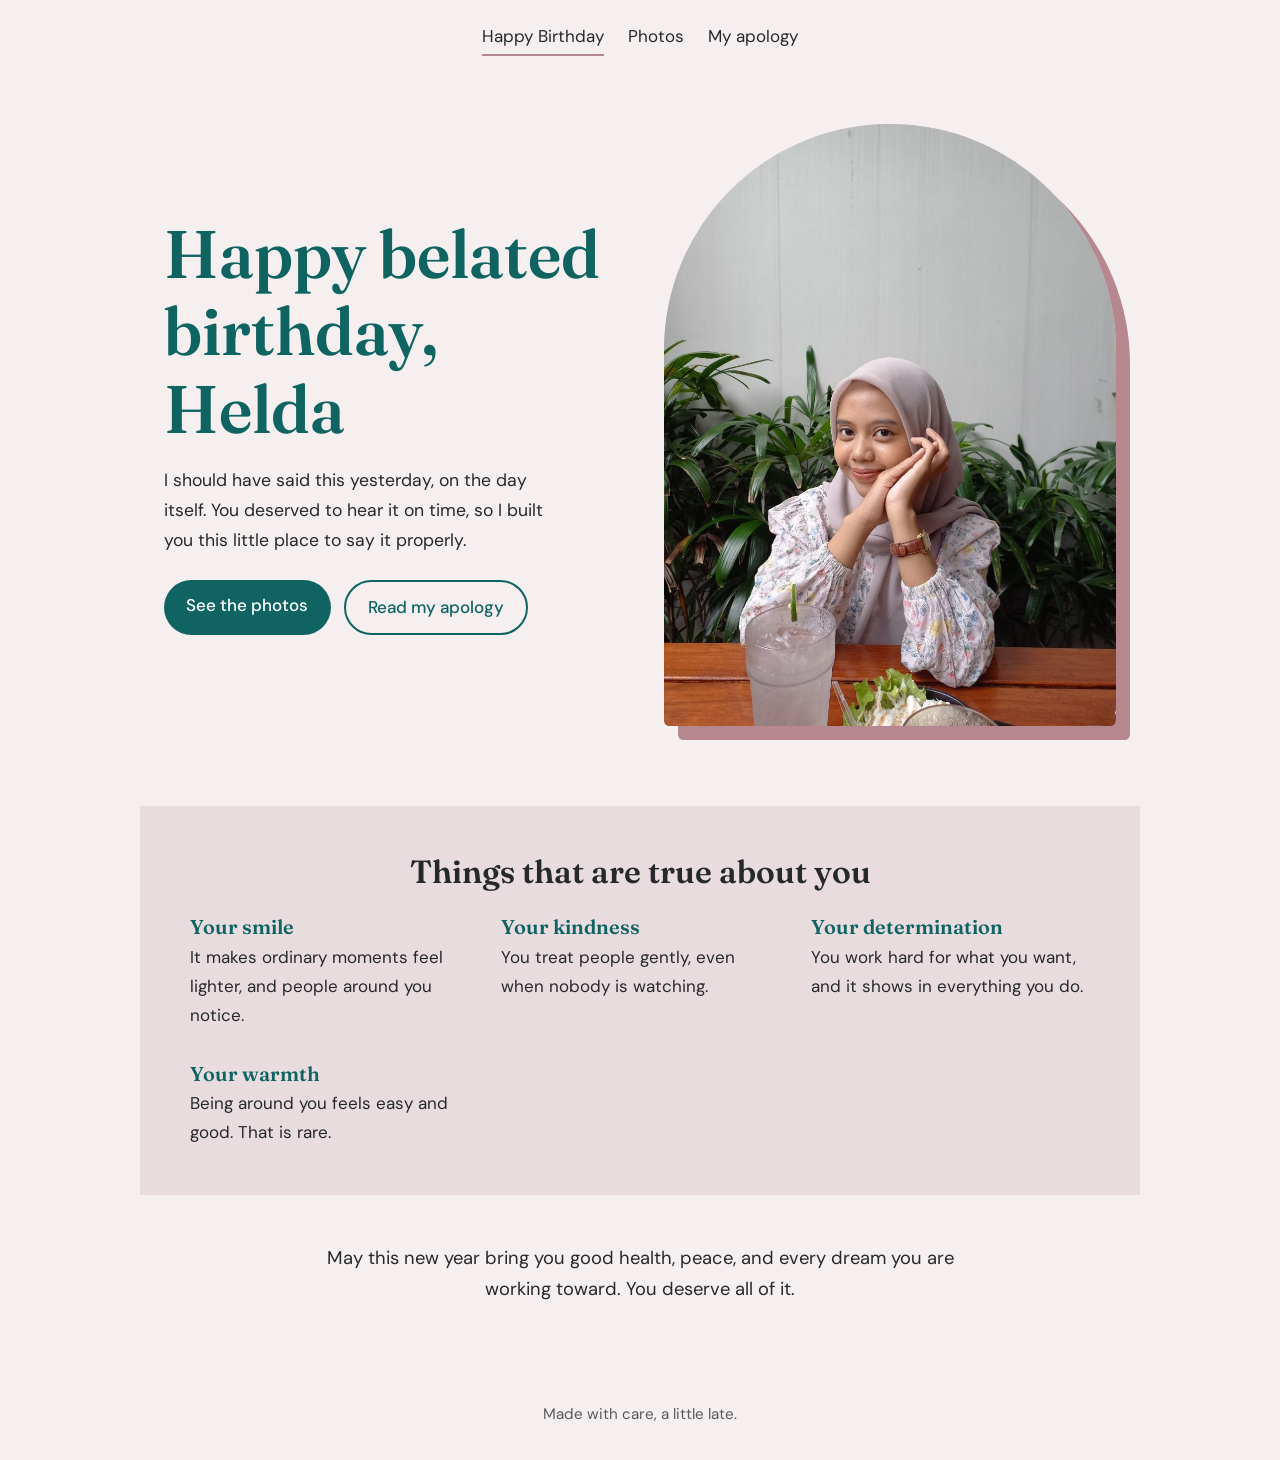
<file: index.html>
<!doctype html><html lang="en"><head><meta charset="utf-8"><meta name="viewport" content="width=device-width,initial-scale=1"><title>Happy Belated Birthday, Helda</title><link rel="preconnect" href="https://fonts.googleapis.com"><link rel="preconnect" href="https://fonts.gstatic.com" crossorigin><link href="https://fonts.googleapis.com/css2?family=DM+Sans:wght@400;500&family=Fraunces:ital,wght@0,600;1,400&display=swap" rel="stylesheet"><link rel="stylesheet" href="style.css"></head><body><nav><a href="index.html" aria-current="page">Happy Birthday</a><a href="memories.html">Photos</a><a href="sorry.html">My apology</a></nav><main><section class="hero"><div><h1>Happy belated birthday, Helda</h1><p>I should have said this yesterday, on the day itself. You deserved to hear it on time, so I built you this little place to say it properly.</p><div class="btns"><a class="btn" href="memories.html">See the photos</a><a class="btn alt" href="sorry.html">Read my apology</a></div></div><div class="arch"><img src="img/p3.jpg" alt="Smiling with hands under her chin, surrounded by green plants"></div></section><section class="band"><h2>Things that are true about you</h2><div class="qual"><div><h3>Your smile</h3><p>It makes ordinary moments feel lighter, and people around you notice.</p></div><div><h3>Your kindness</h3><p>You treat people gently, even when nobody is watching.</p></div><div><h3>Your determination</h3><p>You work hard for what you want, and it shows in everything you do.</p></div><div><h3>Your warmth</h3><p>Being around you feels easy and good. That is rare.</p></div></div></section><p style="text-align:center;max-width:52ch;margin:0 auto;font-size:1.15rem">May this new year bring you good health, peace, and every dream you are working toward. You deserve all of it.</p></main><footer>Made with care, a little late.</footer></body></html>
</file>
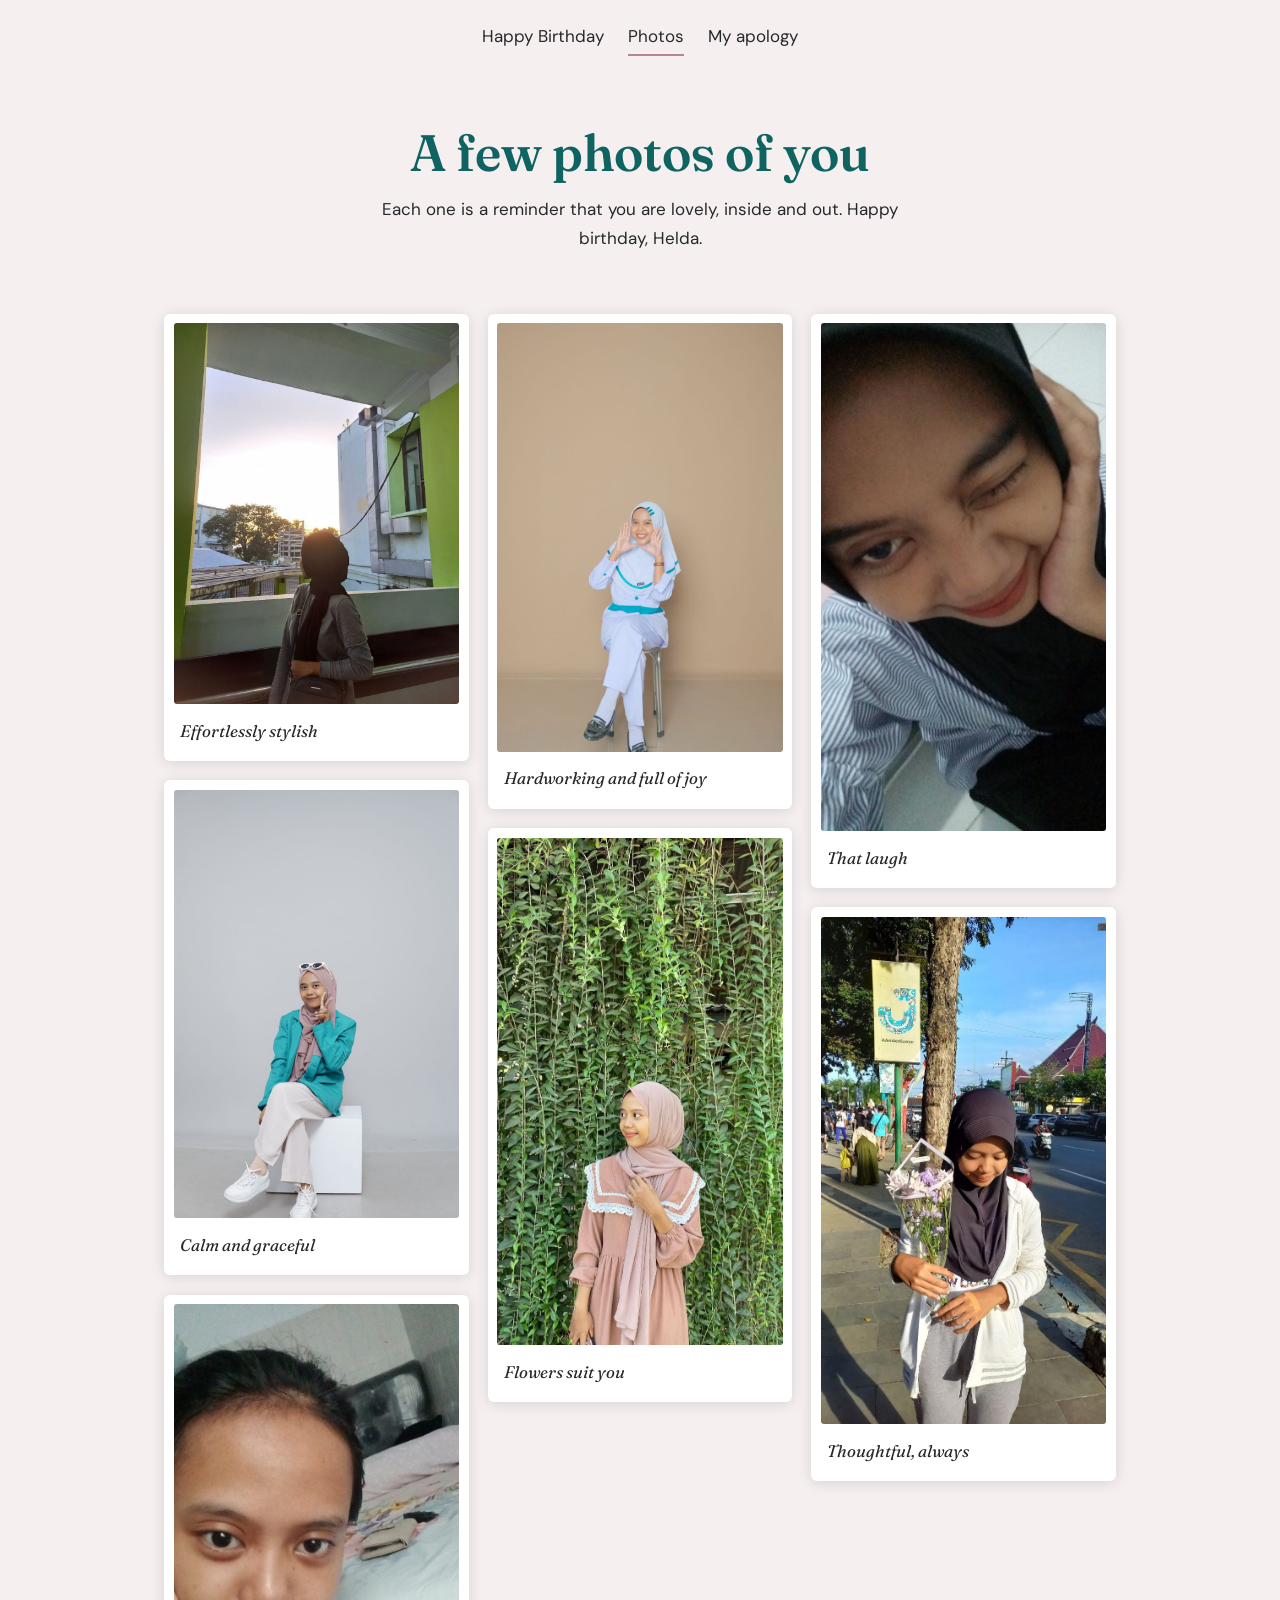
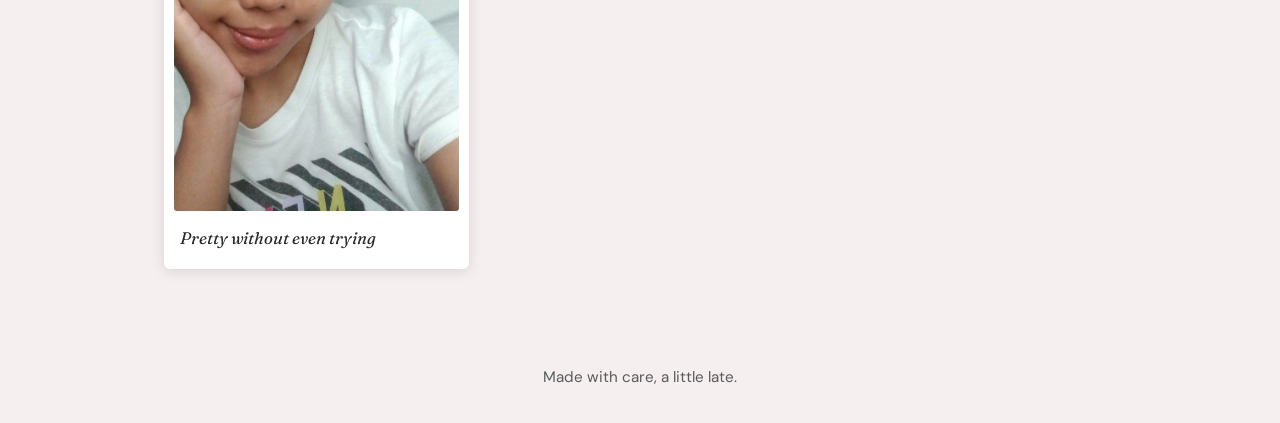
<file: memories.html>
<!doctype html><html lang="en"><head><meta charset="utf-8"><meta name="viewport" content="width=device-width,initial-scale=1"><title>Photos of You</title><link rel="preconnect" href="https://fonts.googleapis.com"><link rel="preconnect" href="https://fonts.gstatic.com" crossorigin><link href="https://fonts.googleapis.com/css2?family=DM+Sans:wght@400;500&family=Fraunces:ital,wght@0,600;1,400&display=swap" rel="stylesheet"><link rel="stylesheet" href="style.css"></head><body><nav><a href="index.html">Happy Birthday</a><a href="memories.html" aria-current="page">Photos</a><a href="sorry.html">My apology</a></nav><main><div class="page-title"><h1>A few photos of you</h1><p>Each one is a reminder that you are lovely, inside and out. Happy birthday, Helda.</p></div><div class="gallery"><figure><img src="img/p8.jpg" alt="Teal blazer and sunglasses on her hijab" loading="lazy"><figcaption>Effortlessly stylish</figcaption></figure><figure><img src="img/p5.jpg" alt="In a dusty rose dress against leafy vines" loading="lazy"><figcaption>Calm and graceful</figcaption></figure><figure><img src="img/p1.jpg" alt="Casual selfie with a gentle smile" loading="lazy"><figcaption>Pretty without even trying</figcaption></figure><figure><img src="img/p2.jpg" alt="In uniform, sitting and smiling" loading="lazy"><figcaption>Hardworking and full of joy</figcaption></figure><figure><img src="img/p6.jpg" alt="Holding a small bouquet of flowers outdoors" loading="lazy"><figcaption>Flowers suit you</figcaption></figure><figure><img src="img/p4.jpg" alt="Laughing selfie with her hand on her cheek" loading="lazy"><figcaption>That laugh</figcaption></figure><figure><img src="img/p7.jpg" alt="Looking out at the sunset from a balcony" loading="lazy"><figcaption>Thoughtful, always</figcaption></figure></div></main><footer>Made with care, a little late.</footer></body></html>
</file>
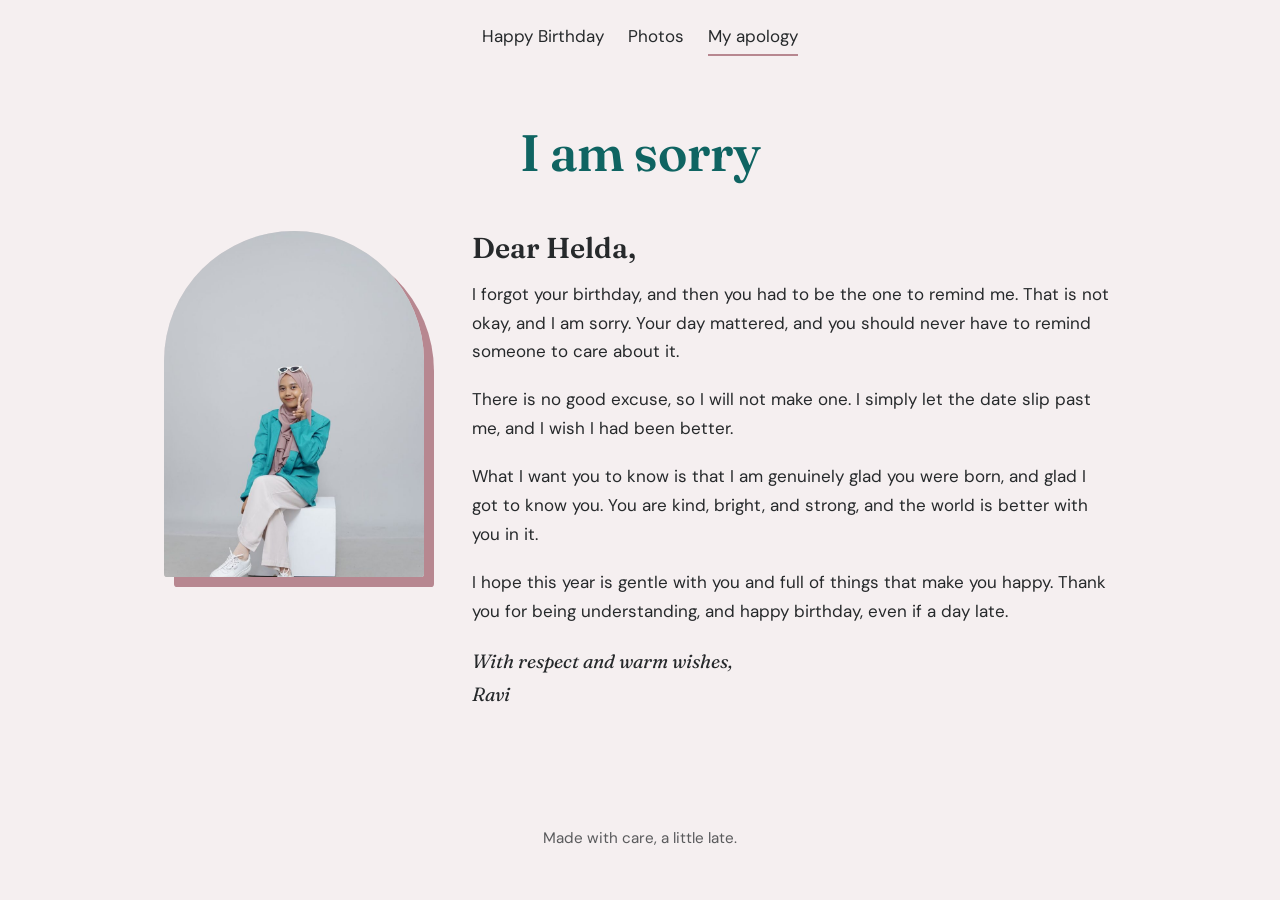
<file: sorry.html>
<!doctype html><html lang="en"><head><meta charset="utf-8"><meta name="viewport" content="width=device-width,initial-scale=1"><title>I am sorry</title><link rel="preconnect" href="https://fonts.googleapis.com"><link rel="preconnect" href="https://fonts.gstatic.com" crossorigin><link href="https://fonts.googleapis.com/css2?family=DM+Sans:wght@400;500&family=Fraunces:ital,wght@0,600;1,400&display=swap" rel="stylesheet"><link rel="stylesheet" href="style.css"></head><body><nav><a href="index.html">Happy Birthday</a><a href="memories.html">Photos</a><a href="sorry.html" aria-current="page">My apology</a></nav><main><div class="page-title"><h1>I am sorry</h1></div><div class="letter"><div class="arch"><img src="img/p5.jpg" alt="Smiling to the side among green vines"></div><div><h2>Dear Helda,</h2><p>I forgot your birthday, and then you had to be the one to remind me. That is not okay, and I am sorry. Your day mattered, and you should never have to remind someone to care about it.</p><p>There is no good excuse, so I will not make one. I simply let the date slip past me, and I wish I had been better.</p><p>What I want you to know is that I am genuinely glad you were born, and glad I got to know you. You are kind, bright, and strong, and the world is better with you in it.</p><p>I hope this year is gentle with you and full of things that make you happy. Thank you for being understanding, and happy birthday, even if a day late.</p><p class="sign">With respect and warm wishes,<br>Ravi</p></div></div></main><footer>Made with care, a little late.</footer></body></html>
</file>
<file: style.css>
:root{--bg:#f5eff0;--ink:#26292b;--teal:#0f6462;--mauve:#b78790;--soft:#e9dcdf;--card:#fff}
@media(prefers-color-scheme:dark){:root{--bg:#171c1d;--ink:#eee7e8;--teal:#5cc2bd;--mauve:#d3a2ab;--soft:#263032;--card:#1f2729}}
*{box-sizing:border-box;margin:0}
body{background:var(--bg);color:var(--ink);font:17px/1.7 "DM Sans",system-ui,sans-serif}
h1,h2,h3{font-family:"Fraunces",Georgia,serif;font-weight:600;line-height:1.15}
a{color:var(--teal)}
nav{display:flex;gap:1.5rem;justify-content:center;padding:1.2rem;flex-wrap:wrap}
nav a{text-decoration:none;color:var(--ink);padding:.2rem 0;border-bottom:2px solid transparent}
nav a[aria-current],nav a:hover{border-color:var(--mauve)}
a:focus-visible{outline:3px solid var(--teal);outline-offset:3px}
main{max-width:1000px;margin:0 auto;padding:1rem 1.5rem 4rem}
.hero{display:grid;grid-template-columns:1fr 1fr;gap:3rem;align-items:center;padding:2rem 0}
.hero h1{font-size:clamp(2.4rem,6vw,4.2rem);color:var(--teal)}
.hero p{margin:1.2rem 0;max-width:34ch;font-size:1.1rem}
.arch{border-radius:999px 999px 24px 24px;overflow:hidden;aspect-ratio:3/4;background:var(--soft);box-shadow:14px 14px 0 var(--mauve)}
.arch img{width:100%;height:100%;object-fit:cover;display:block}
.btns{display:flex;gap:.8rem;flex-wrap:wrap;margin-top:1.5rem}
.btn{display:inline-block;padding:.7rem 1.4rem;border-radius:99px;background:var(--teal);color:#fff;text-decoration:none;font-weight:500}
.btn.alt{background:transparent;color:var(--teal);border:2px solid var(--teal)}
.band{background:var(--soft);margin:3rem -1.5rem;padding:3rem 1.5rem}
.band h2{font-size:2rem;margin-bottom:1.5rem;text-align:center}
.qual{display:grid;grid-template-columns:repeat(auto-fit,minmax(220px,1fr));gap:2rem;max-width:900px;margin:0 auto}
.qual h3{font-size:1.25rem;color:var(--teal);margin-bottom:.3rem}
.page-title{text-align:center;padding:2rem 0 1rem}
.page-title h1{font-size:clamp(2rem,5vw,3.2rem);color:var(--teal)}
.page-title p{max-width:46ch;margin:.8rem auto}
.gallery{columns:3 240px;column-gap:1.2rem;margin-top:2rem}
figure{break-inside:avoid;margin-bottom:1.2rem;background:var(--card);padding:.6rem .6rem 1rem;border-radius:6px;box-shadow:0 2px 14px rgba(0,0,0,.12)}
figure img{width:100%;display:block;border-radius:3px}
figcaption{padding:.8rem .4rem 0;font-family:"Fraunces",serif;font-style:italic;font-size:1.05rem}
.letter{display:grid;grid-template-columns:260px 1fr;gap:3rem;align-items:start;margin-top:2rem}
.letter .arch{box-shadow:10px 10px 0 var(--mauve);position:sticky;top:1rem}
.letter p{margin-bottom:1.2rem;max-width:56ch}
.letter h2{font-size:1.8rem;margin-bottom:1rem}
.sign{font-family:"Fraunces",serif;font-style:italic;font-size:1.2rem}
footer{text-align:center;padding:2rem;opacity:.75;font-size:.95rem}
@media(max-width:720px){.hero,.letter{grid-template-columns:1fr}.arch{max-width:340px;margin:0 auto}.letter .arch{position:static}}
</file>
